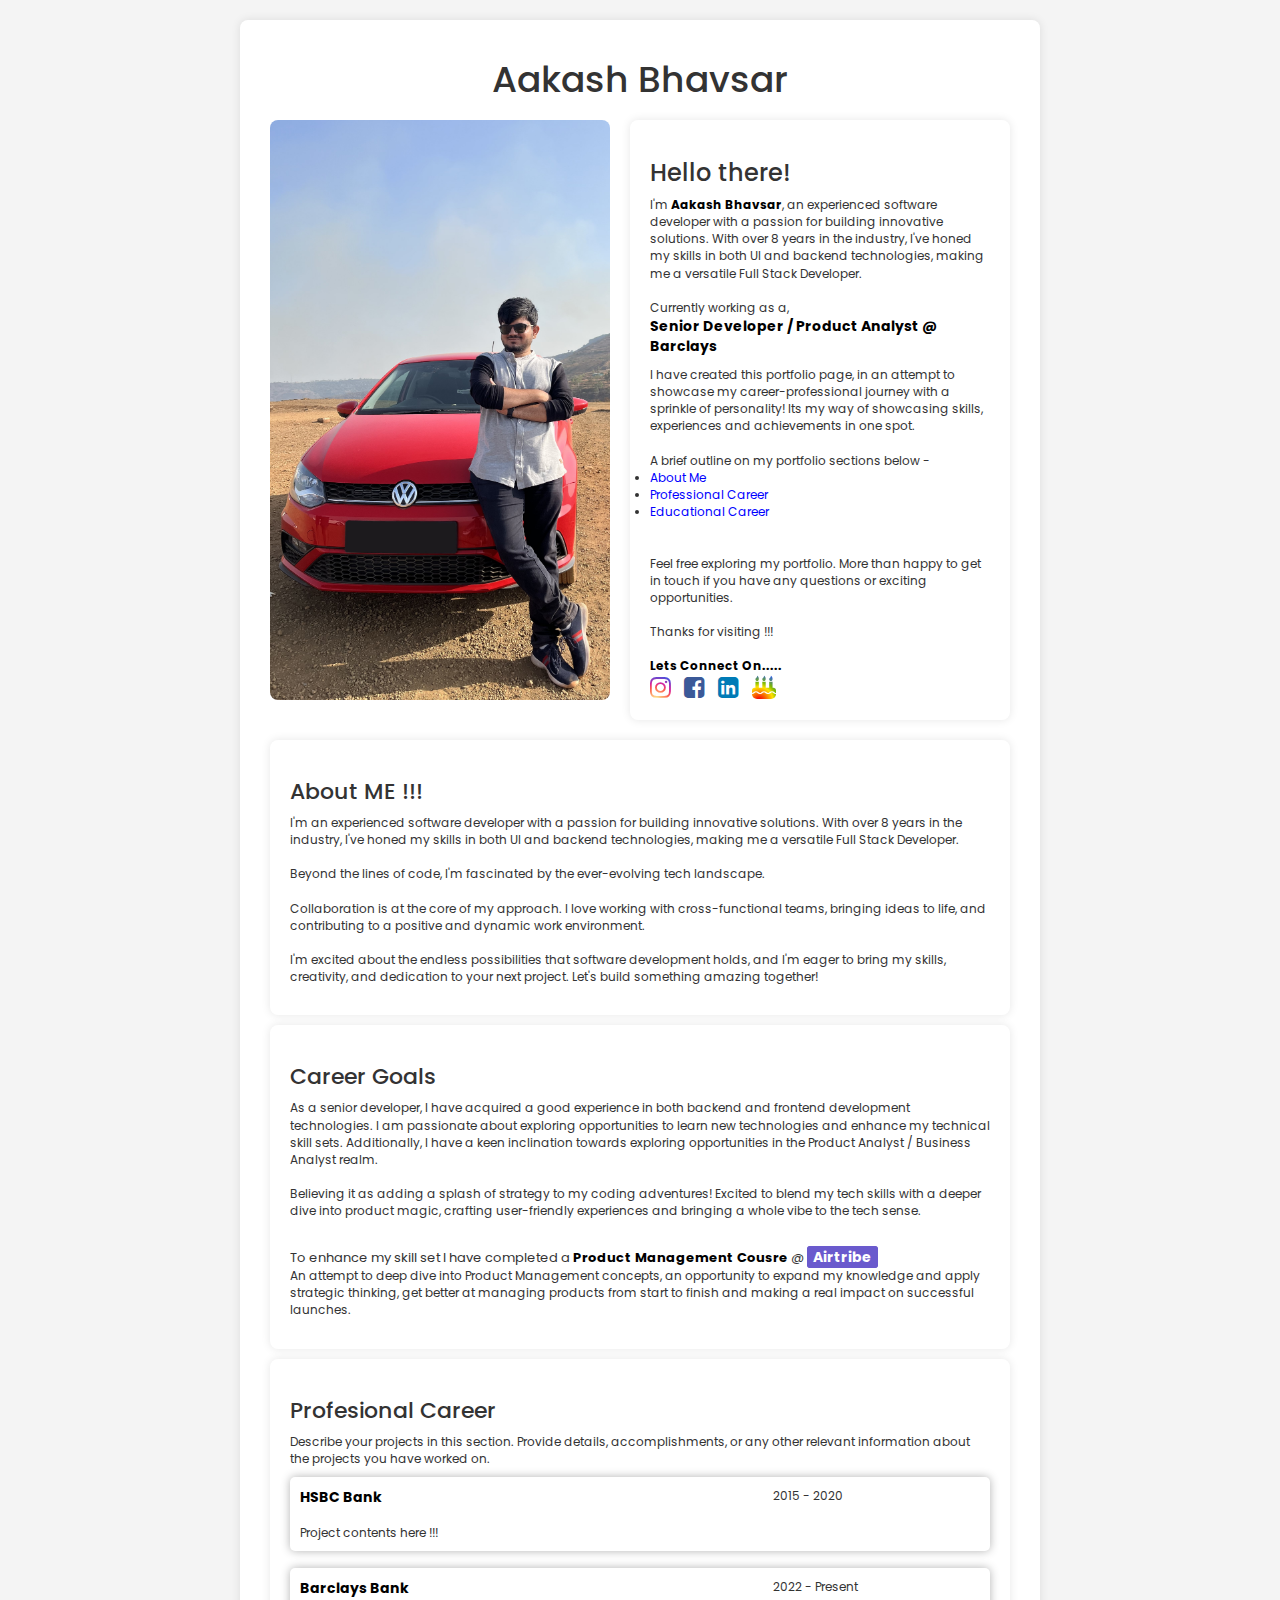
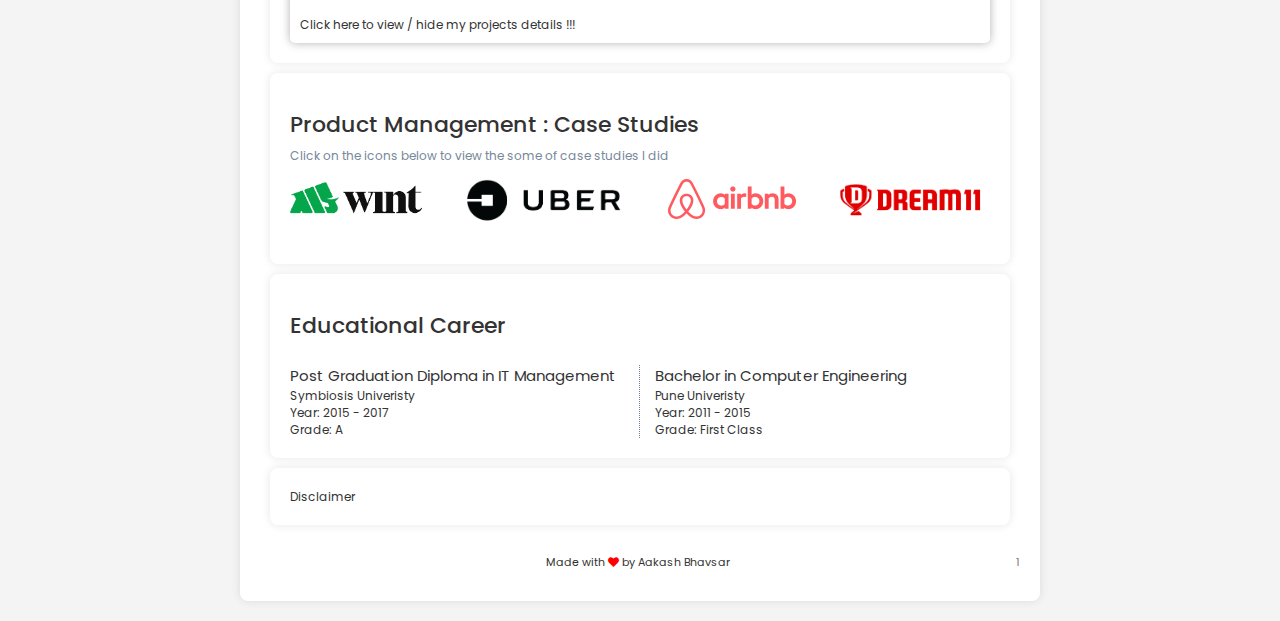
<file: index.html>
<!DOCTYPE html>
<html lang="en">

<head>
    <meta charset="UTF-8">
    <meta name="viewport" content="width=device-width, initial-scale=1.0">
    <link rel="stylesheet" href="https://fonts.googleapis.com/css?family=Poppins&display=swap">
    <link href="https://stackpath.bootstrapcdn.com/font-awesome/4.7.0/css/font-awesome.min.css" rel="stylesheet" />
    <link href="http://maxcdn.bootstrapcdn.com/font-awesome/4.2.0/css/font-awesome.min.css" rel="stylesheet" />
    <script src="https://maxcdn.bootstrapcdn.com/bootstrap/3.4.1/js/bootstrap.min.js"></script>
    <link rel="stylesheet" href="https://maxcdn.bootstrapcdn.com/bootstrap/3.4.1/css/bootstrap.min.css">
    <link rel="stylesheet" href="styles.css">
    <title>Aakash Bhavsar</title>
</head>

<body>

    <div class="container">
        <div class="mobileView">
            &#171; On mobile rotate screen for best viewing experience &#187;</If>
        </div>
        <h1>Aakash Bhavsar</h1>

        <div>
            <div id="profile-content"></div>
            <div id="about-me-content"></div>
            <div id="career-goals-content"></div>
            <div id="project-content"></div>
            <div id="case-studies"></div>
            <div id="career-content"></div>
            <div id="portfolio-disclaimer"></div>
        </div>
        
        <br>
        <p style="text-align: center; font-size: 11px;">
            Made with <i class="fa fa-heart" style="color: red;"></i> by Aakash Bhavsar
            <span id="page-counter" style="float: right; font-size: 11px; color: gray;"></span>
        </p>

        <div class="mobileView">
            &#171; On mobile rotate screen for best viewing experience &#187;
        </div>
    </div>

    <script src="main.js"></script>

</body>

</html>
</file>
<file: styles.css>
body {
    font-family: 'Poppins', cursive;
    margin: 0;
    padding: 0;
    background-color: #f4f4f4;
    overflow-x: auto;
}

.container {
    max-width: 800px;
    margin: 20px auto;
    /* overflow: hidden; */
    padding: 20px;
    background-color: #fff;
    border-radius: 8px;
    box-shadow: 0 0 10px rgba(0, 0, 0, 0.1);
}

b {
    color: black;
}

a {
    color: blue;
}

h1 {
    text-align: center;
    color: #333;
}

.tiptool {
    display: none;
    position: absolute;
    background-color: #333;
    color: #fff;
    padding: 10px;
    border-radius: 5px;
    z-index: 1;
}

.content {
    display: flex;
    flex-wrap: wrap;
    justify-content: space-between;
}

.image,
.description {
    flex: 1;
    margin: 10px;
}

.projects,
.career,
.case-studies,
.career-goals,
.portfolio-disclaimer {
    margin: 10px;
}

.image img {
    max-width: 100%;
    height: auto;
    border-radius: 8px;
}

.profile-content {
    display: flex;
    flex-direction: row;
}

.org1Style {
    max-width: 15%;
    margin-bottom: -15%;
    margin-top: -18%;
    margin-left: -1%;
}

.org2Style {
    max-width: 22%;
    margin-bottom: -15%;
    margin-top: -18%;
    margin-left: -7%;
}



.description,
.projects,
.career,
.career-goals,
.case-studies,
.portfolio-disclaimer {
    background-color: #fff;
    padding: 20px;
    border-radius: 8px;
    box-shadow: 0 0 10px rgba(0, 0, 0, 0.1);
    font-size: 12px;
}

h2 {
    font-size: 22px;
}

.projects h2 {
    color: #333;
}

.career h2 {
    color: #333;
}


.airtribeStyle {
    font-size: 14px;
    color: white;
    border: 1px solid slateblue;
    background-color: slateblue;
    border-radius: 3px;
    padding-left: 5px;
    padding-right: 5px;
}

.org-list {
    box-shadow: 0 0 10px rgba(0, 0, 0, 0.3);
    height: auto;
    border-radius: 5px;
    padding-top: 5px;
    padding: 10px;
    cursor: pointer;
}

.org-title {
    font-size: 14px;
}

.fa.fa-instagram {
    color: transparent;
    background: radial-gradient(circle at 30% 107%, #fdf497 0%, #fdf497 5%, #fd5949 45%, #d6249f 60%, #285AEB 90%);
    background: -webkit-radial-gradient(circle at 30% 107%, #fdf497 0%, #fdf497 5%, #fd5949 45%, #d6249f 60%, #285AEB 90%);
    background-clip: text;
    -webkit-background-clip: text;
    margin-right: 10px;
}

.fa.fa-birthday-cake {
    color: transparent;
    background: radial-gradient(circle at 30% 107%, #fde200 0%, #f60404 5%, #fde200 45%, #7eb900 60%, #285AEB 90%);
    background: -webkit-radial-gradient(circle at 30% 107%, #fde200 0%, #f60404 5%, #fde200 45%, #7eb900 60%, #285AEB 90%);
    background-clip: text;
    -webkit-background-clip: text;
    border-radius: 5px;
    margin-right: 10px;
}

.fa-facebook-square {
    color: #3b5998;
    background-image: linear-gradient(to bottom, transparent 20%, white 20%, white 93%, transparent 93%);
    background-size: 55%;
    background-position: 70% 0;
    background-repeat: no-repeat;
    margin-right: 10px;
}

.fa-linkedin-square {
    color: #007bb6;
    margin-right: 10px;
}

.project-box {
    display: flex;
    flex-direction: column;
    margin-bottom: 15px;
}

.project-title {
    display: flex;
    align-items: center;
}

.expand-btn {
    cursor: pointer;
    font-size: 18px;
    margin-right: 10px;
    margin-left: auto;
    /* Pushes the "+" symbol to the right, aligning it with the title */
}

.project-content, .discText {
    display: none;
    margin-top: -1rem;
}

.project-box.open .project-content {
    display: block;
}

.expand-btn::before {
    content: "+";
}

.project-box.open .expand-btn::before {
    content: "-";
}

.project-title-section {
    display: flex;
    width: 50%;
    align-items: center;
}

.mobileView {
    display: none;
}

.pdf-viewer {
    margin: 20px 0;
    padding: 10px;
    border: 1px solid #ddd;
    border-radius: 8px;
    background-color: #fff;
    box-shadow: 0 0 10px rgba(0, 0, 0, 0.1);
}
.pdf-viewer h3 {
    margin-bottom: 10px;
    font-size: 16px;
    color: #333;
}


/* .case-studies {
    display: flex;
    flex-wrap: wrap;
    gap: 20px; 
    justify-content: center; 
} */
 

.case-study-item {
    flex-wrap: wrap;
    display: flex;
    flex: 0 1 calc(25% - 20px); /* Adjust width to 25% of the container minus the gap */
    box-sizing: border-box;
    text-align: center;
    margin-bottom: 20px;
    gap: 40px;
}

.case-study-item img {
    display: block;
    margin: 0 auto;
    height: 120px;
    width: auto; /* Adjust size as needed */
}

.case-study-description {
    margin-top: 10px;
    font-size: 14px;
    color: #333;
}


@media screen and (max-width: 700px) {

    /* Adjust styles for smaller screens */
    .container {
        display: block;
    }

    .content {
        display: grid;
        grid-template-rows: auto auto auto;
        grid-row-gap: 10px;
    }

    .image,
    .description,
    .projects,
    .case-studies,
    .career,
    .career-goals {
        width: 100%;
        margin: 10px 0;
    }

    .profile-content {
        flex-direction: column;
        /* Change to a column layout for profile content */
    }

    .image img {
        max-width: 100%;
        height: auto;
        border-radius: 8px;
    }

    .org1Style {
        max-width: 30%;
        margin-bottom: -10%;
        margin-top: -20%;
        margin-left: 60%;
    }

    .org2Style {
        max-width: 40%;
        margin-bottom: -10%;
        margin-top: -20%;
        margin-left: 55%;
    }

    .mobileView {
        text-align: center; 
        font-size: 10px; 
        color: chocolate;
        display: block;
    }

    .case-studies {
        display: block; /* Ensure the container switches to block layout */
    }

    .case-study-item {
        display: flex; /* Ensure each item is displayed as a block */
        width: 100%; /* Make each item take up the full width */
        margin-bottom: 20px; /* Add spacing between items */
        text-align: center; /* Center-align the content */

    }

    .case-study-item img {
        margin: 0 auto; /* Center the icons */
        height: 80px; /* Adjust icon size for mobile */
        width: auto;       
        gap: 20%;
    }
}
</file>
